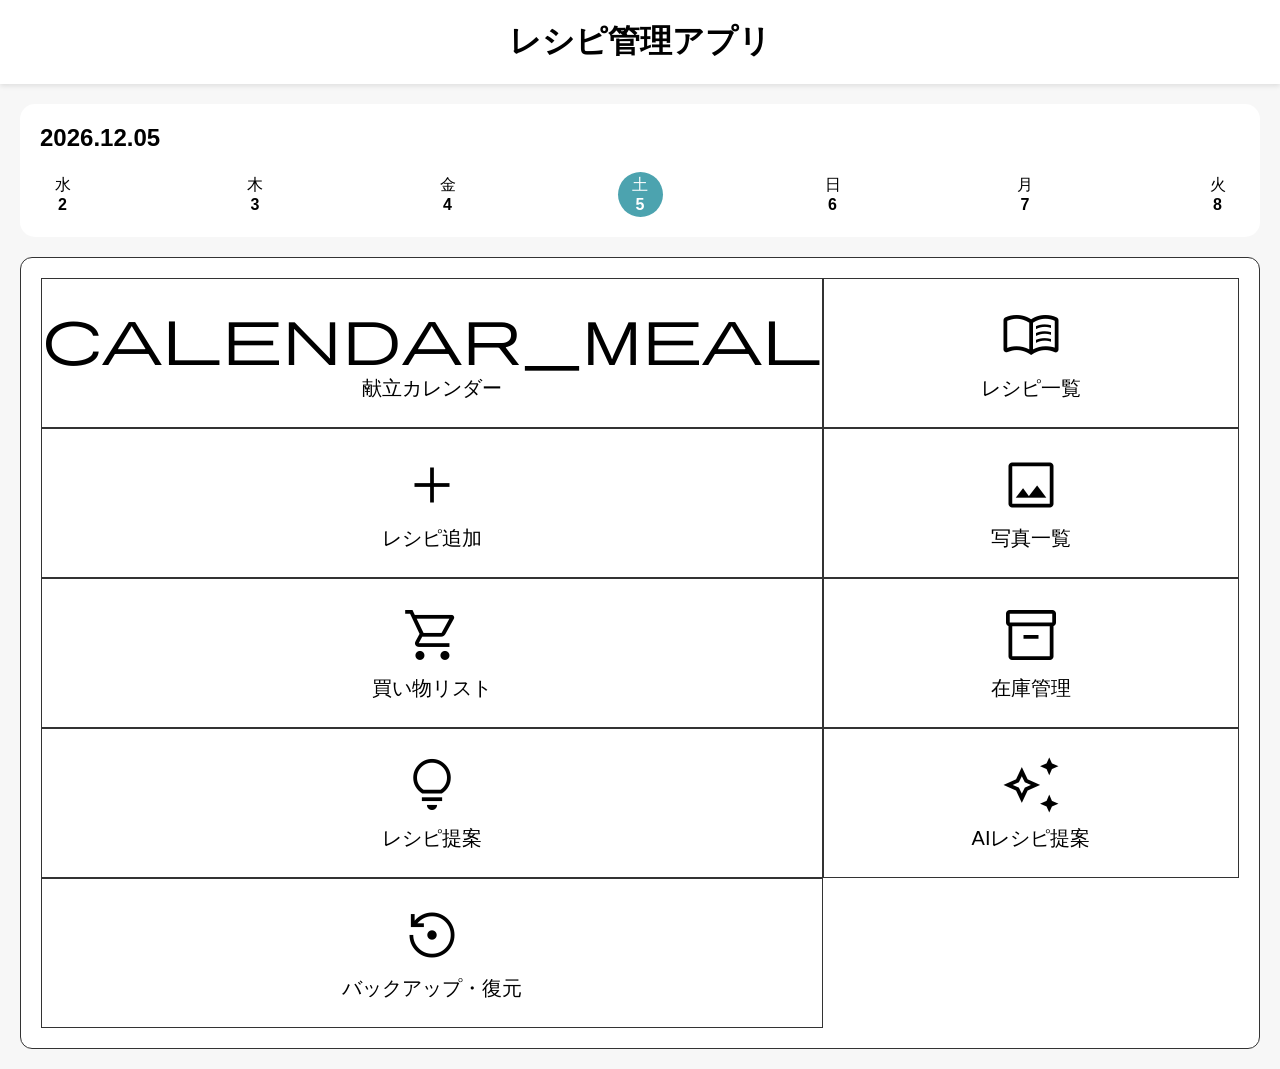
<file: index.html>
<!DOCTYPE html>
<html lang="ja">

<head>
    <meta charset="UTF-8">
    <meta name="viewport" content="width=device-width, initial-scale=1.0">
    <title>レシピ管理アプリ</title>
    <link rel="stylesheet" href="https://fonts.googleapis.com/css2?family=Material+Symbols+Outlined" />
    <link rel="stylesheet" href="css/style.css">
</head>

<body>

    <header>
        <h1>レシピ管理アプリ</h1>
    </header>

    <section class="calendar">

        <h2 id="todayText"></h2>

        <div class="week" id="weekCalendar"></div>
    </section>

    <main>

        <button class="menuButton" id="mealListButton">
            <span class="material-symbols-outlined">
                calendar_meal
            </span>
            <br>
            献立カレンダー
        </button>

        <button class="menuButton" id="recipeListButton">
            <span class="material-symbols-outlined">
                menu_book
            </span>
            <br>
            レシピ一覧
        </button>

        <button class="menuButton" id="recipeAddButton">
            <span class="material-symbols-outlined">
                add
            </span>
            <br>
            レシピ追加
        </button>

        <button class="menuButton" id="photoListButton">
            <span class="material-symbols-outlined">
                photo
            </span>
            <br>
            写真一覧
        </button>

        <button class="menuButton" id="shoppingListButton">
            <span class="material-symbols-outlined">
                shopping_cart
            </span>
            <br>
            買い物リスト
        </button>

        <button class="menuButton" id="stockListButton">
            <span class="material-symbols-outlined">
                inventory_2
            </span>
            <br>
            在庫管理
        </button>

        <button class="menuButton" id="recipeSuggestButton">
            <span class="material-symbols-outlined">
                lightbulb
            </span>
            <br>
            レシピ提案
        </button>

        <button class="menuButton" id="aiRecipeButton">
            <span class="material-symbols-outlined">
                auto_awesome
            </span>
            <br>
            AIレシピ提案
        </button>

        <button class="menuButton" id="backupButton">
            <span class="material-symbols-outlined">
                settings_backup_restore
            </span>
            <br>
            バックアップ・復元
        </button>



    </main>

    <script src="js/script.js"></script>

</body>

</html>
</file>
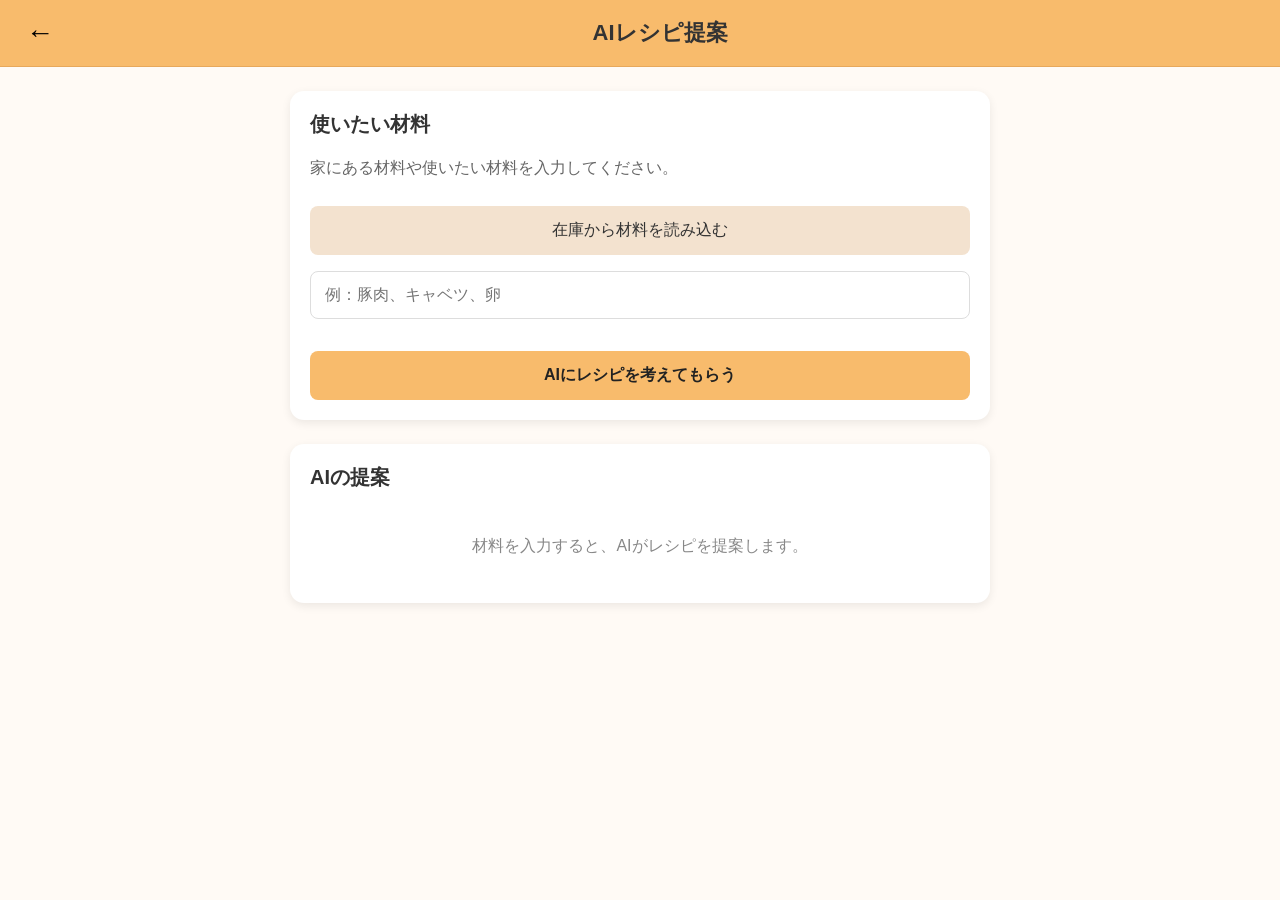
<file: ai-recipe.html>
<!DOCTYPE html>
<html lang="ja">
<head>
  <meta charset="UTF-8">
  <meta name="viewport" content="width=device-width, initial-scale=1.0">

  <title>AIレシピ提案</title>

  <link rel="stylesheet" href="css/ai-recipe.css">
</head>

<body>

  <header class="page-header">
    <button
      type="button"
      class="back-button"
      onclick="history.back()"
      aria-label="戻る"
    >
      ←
    </button>

    <h1>AIレシピ提案</h1>
  </header>


  <main class="container">

    <!-- 材料入力 -->
    <section class="input-section">

      <h2>使いたい材料</h2>

      <p class="description">
        家にある材料や使いたい材料を入力してください。
      </p>


      <!-- 在庫から読み込み -->
      <button
        type="button"
        id="loadStockButton"
        class="stock-button"
      >
        在庫から材料を読み込む
      </button>


      <!-- 材料入力 -->
      <div class="ingredient-input-area">

        <input
          type="text"
          id="ingredientInput"
          placeholder="例：豚肉、キャベツ、卵"
        >

      </div>


      <!-- 読み込んだ材料 -->
      <div id="ingredientList" class="ingredient-list"></div>


      <!-- AIに提案してもらう -->
      <button
        type="button"
        id="generateButton"
        class="generate-button"
      >
        AIにレシピを考えてもらう
      </button>

    </section>


    <!-- AI回答 -->
    <section class="result-section">

      <h2>AIの提案</h2>

      <div id="loadingMessage" class="loading-message" hidden>
        レシピを考えています...
      </div>

      <div id="aiResult" class="ai-result">

        <p class="empty-message">
          材料を入力すると、AIがレシピを提案します。
        </p>

      </div>

        <!-- 献立追加フォーム -->
        <div id="aiMealPlanForm" style="display: none;">

            <label for="aiMealPlanDate">日付</label>
            <input type="date" id="aiMealPlanDate">

            <label for="aiMealPlanType">時間帯</label>
            <select id="aiMealPlanType">
                <option value="朝食">朝食</option>
                <option value="昼食">昼食</option>
                <option value="夕食">夕食</option>
            </select>

            <button type="button" id="confirmAiMealPlanButton">
                献立に追加する
            </button>

        </div>

    </section>

  </main>


  <script src="js/ai-recipe.js"></script>

</body>
</html>
</file>
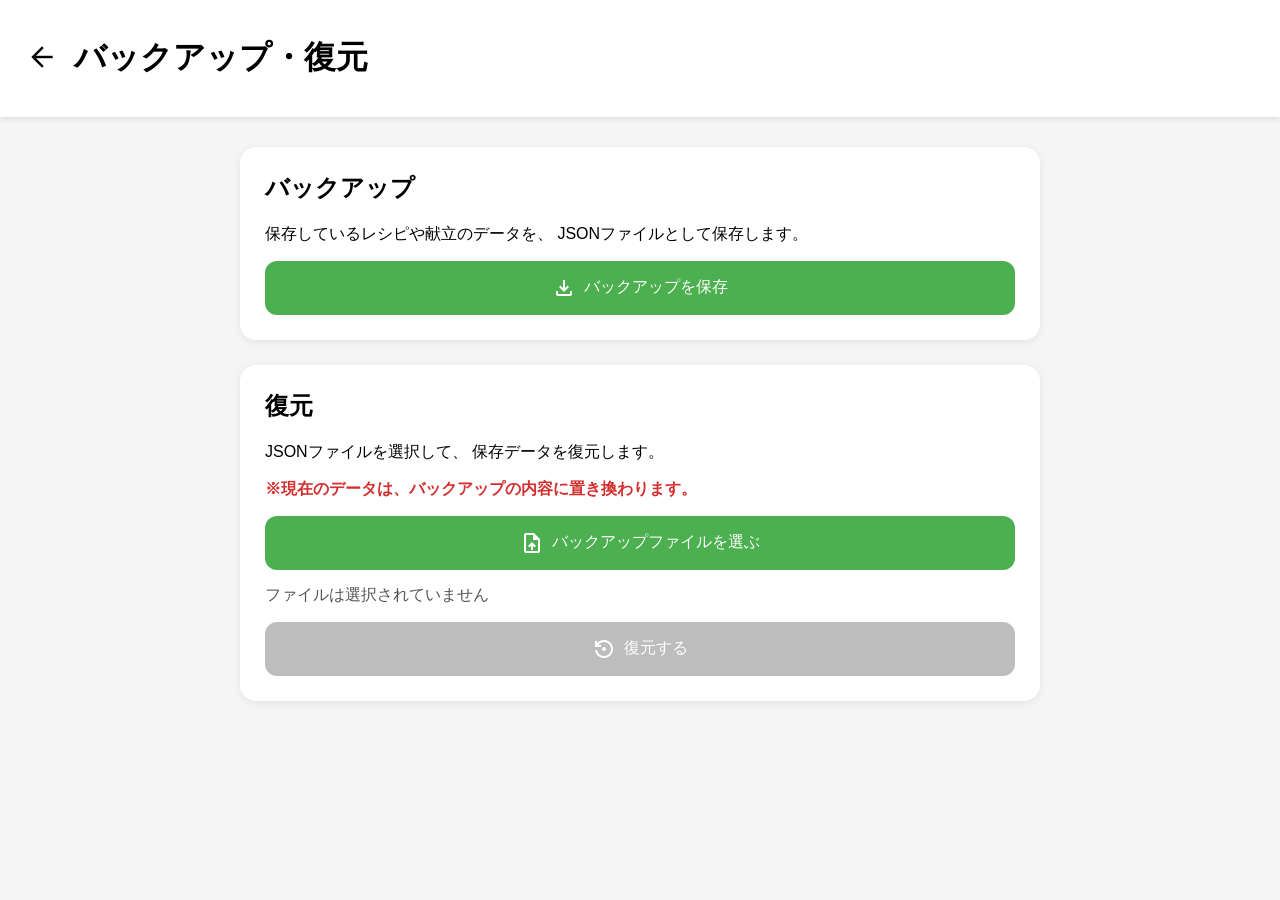
<file: backup.html>
<!DOCTYPE html>
<html lang="ja">

<head>
    <meta charset="UTF-8">
    <meta name="viewport" content="width=device-width, initial-scale=1.0">

    <title>バックアップ・復元</title>

    <link rel="stylesheet" href="css/backup.css">

    <link
        href="https://fonts.googleapis.com/css2?family=Material+Symbols+Outlined"
        rel="stylesheet"
    >
</head>

<body>

    <header class="pageHeader">
        <button id="backButton" class="backButton">
            <span class="material-symbols-outlined">
                arrow_back
            </span>
        </button>

        <h1>バックアップ・復元</h1>
    </header>

    <main class="backupMain">

        <section class="backupSection">
            <h2>バックアップ</h2>

            <p>
                保存しているレシピや献立のデータを、
                JSONファイルとして保存します。
            </p>

            <button id="exportButton" class="actionButton">
                <span class="material-symbols-outlined">
                    download
                </span>

                バックアップを保存
            </button>
        </section>

        <section class="backupSection">
            <h2>復元</h2>

            <p>
                JSONファイルを選択して、
                保存データを復元します。
            </p>

            <p class="warningText">
                ※現在のデータは、バックアップの内容に置き換わります。
            </p>

            <input
                type="file"
                id="restoreFileInput"
                accept=".json,application/json"
                hidden
            >

            <button id="selectFileButton" class="actionButton">
                <span class="material-symbols-outlined">
                    upload_file
                </span>

                バックアップファイルを選ぶ
            </button>

            <p id="selectedFileName" class="selectedFileName">
                ファイルは選択されていません
            </p>

            <button
                id="restoreButton"
                class="actionButton restoreButton"
                disabled
            >
                <span class="material-symbols-outlined">
                    settings_backup_restore
                </span>

                復元する
            </button>
        </section>

        <p id="messageText" class="messageText"></p>

    </main>

    <script src="js/backup.js"></script>

</body>

</html>
</file>
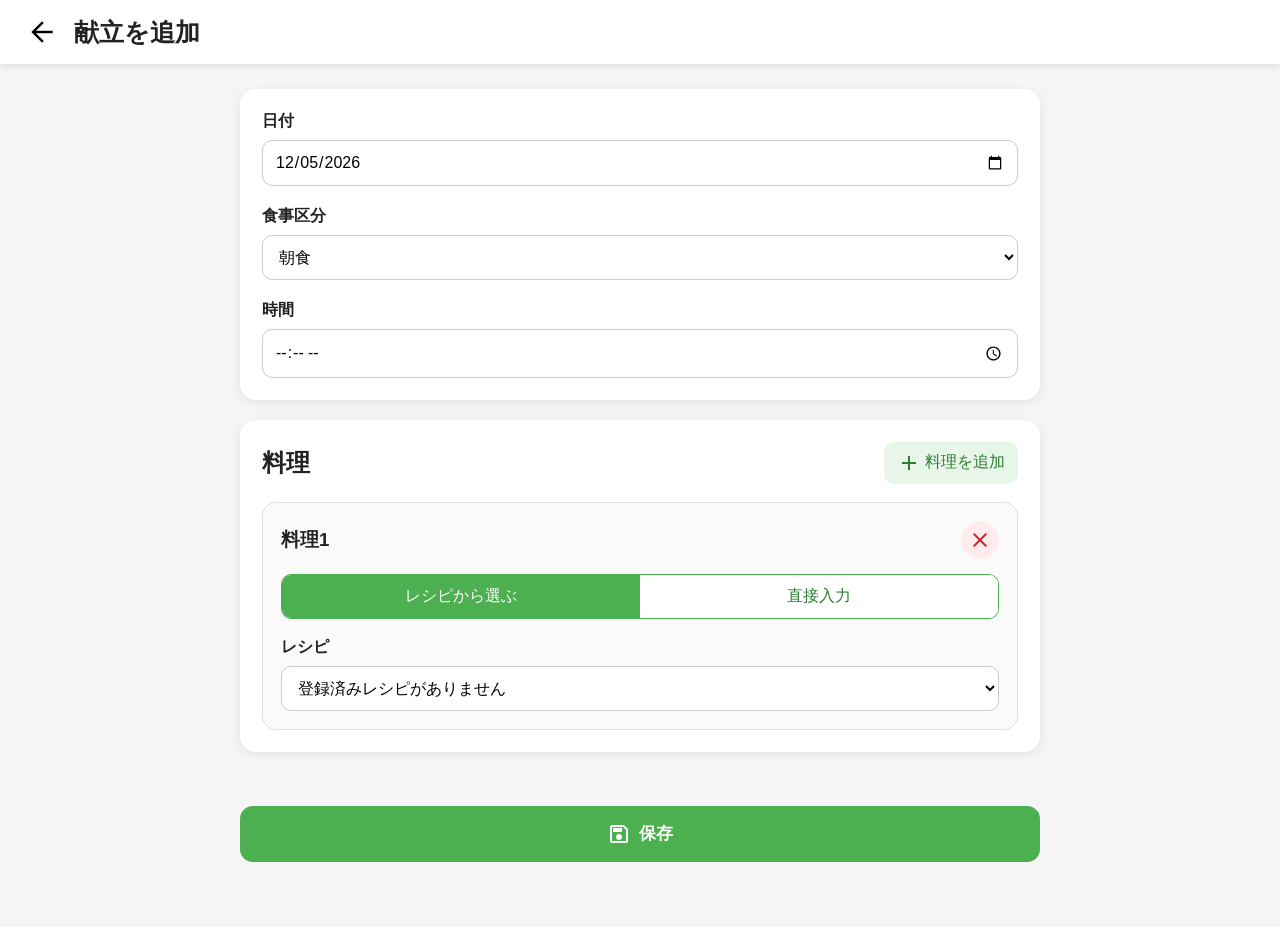
<file: meal-edit.html>
<!DOCTYPE html>
<html lang="ja">

<head>
    <meta charset="UTF-8">
    <meta
        name="viewport"
        content="width=device-width, initial-scale=1.0"
    >

    <title>献立追加・編集</title>

    <link
        rel="stylesheet"
        href="css/meal-edit.css"
    >

    <link
        href="https://fonts.googleapis.com/css2?family=Material+Symbols+Outlined"
        rel="stylesheet"
    >
</head>

<body>

    <header class="pageHeader">
        <button
            id="backButton"
            class="backButton"
            type="button"
        >
            <span class="material-symbols-outlined">
                arrow_back
            </span>
        </button>

        <h1 id="pageTitle">献立を追加</h1>
    </header>

    <main class="mealEditMain">

        <form id="mealForm">

            <section class="formSection">

                <div class="formGroup">
                    <label for="mealDate">
                        日付
                    </label>

                    <input
                        type="date"
                        id="mealDate"
                        required
                    >
                </div>

                <div class="formGroup">
                    <label for="mealType">
                        食事区分
                    </label>

                    <select
                        id="mealType"
                        required
                    >
                        <option value="朝食">
                            朝食
                        </option>

                        <option value="昼食">
                            昼食
                        </option>

                        <option value="夕食">
                            夕食
                        </option>

                        <option value="間食">
                            間食
                        </option>

                        <option value="その他">
                            その他
                        </option>
                    </select>
                </div>

                <div class="formGroup">
                    <label for="mealTime">
                        時間
                    </label>

                    <input
                        type="time"
                        id="mealTime"
                    >
                </div>

            </section>

            <section class="formSection">

                <div class="sectionTitleArea">
                    <h2>料理</h2>

                    <button
                        id="addFoodButton"
                        class="addFoodButton"
                        type="button"
                    >
                        <span class="material-symbols-outlined">
                            add
                        </span>

                        料理を追加
                    </button>
                </div>

                <div id="foodContainer"></div>

            </section>

            <p
                id="messageText"
                class="messageText"
            ></p>

            <button
                id="saveButton"
                class="saveButton"
                type="submit"
            >
                <span class="material-symbols-outlined">
                    save
                </span>

                保存
            </button>

        </form>

    </main>

    <template id="foodItemTemplate">

        <div class="foodCard">

            <div class="foodCardHeader">

                <h3 class="foodNumber">
                    料理
                </h3>

                <button
                    class="removeFoodButton"
                    type="button"
                >
                    <span class="material-symbols-outlined">
                        close
                    </span>
                </button>

            </div>

            <div class="foodTypeTabs">

                <button
                    class="foodTypeButton active"
                    data-type="recipe"
                    type="button"
                >
                    レシピから選ぶ
                </button>

                <button
                    class="foodTypeButton"
                    data-type="custom"
                    type="button"
                >
                    直接入力
                </button>

            </div>

            <div class="recipeFoodArea">

                <label>
                    レシピ
                </label>

                <select class="recipeSelect">
                    <option value="">
                        レシピを選択してください
                    </option>
                </select>

            </div>

            <div
                class="customFoodArea"
                hidden
            >

                <label>
                    料理名
                </label>

                <input
                    type="text"
                    class="customFoodInput"
                    placeholder="例：コンビニのおにぎり"
                >

            </div>

        </div>

    </template>

    <script src="js/meal-edit.js"></script>

</body>

</html>
</file>
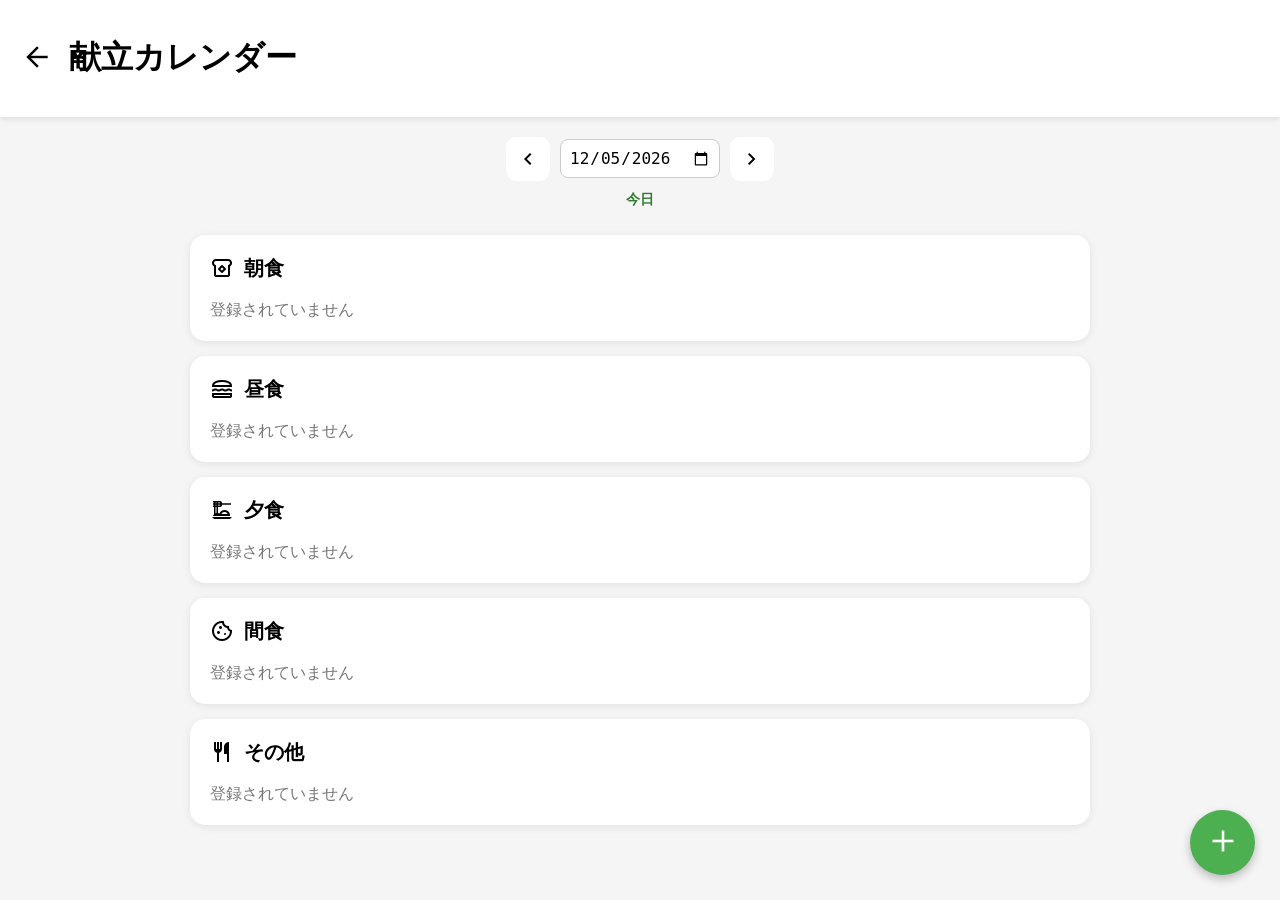
<file: meal-list.html>
<!DOCTYPE html>
<html lang="ja">

<head>
    <meta charset="UTF-8">
    <meta name="viewport" content="width=device-width, initial-scale=1.0">
    <title>献立カレンダー</title>

    <link rel="stylesheet" href="css/meal-list.css">

    <link
        href="https://fonts.googleapis.com/css2?family=Material+Symbols+Outlined"
        rel="stylesheet">
</head>

<body>

    <header class="pageHeader">

        <button id="backButton" class="backButton">
            <span class="material-symbols-outlined">
                arrow_back
            </span>
        </button>

        <h1>献立カレンダー</h1>

    </header>

    <main>

        <div class="dateArea">

            <button id="prevDateButton">
                <span class="material-symbols-outlined">
                    chevron_left
                </span>
            </button>

            <input
                type="date"
                id="mealDate">

            <button id="nextDateButton">
                <span class="material-symbols-outlined">
                    chevron_right
                </span>
            </button>

        </div>
        <p id="todayLabel" class="todayLabel"></p>

        <div id="mealListContainer">

        </div>

        <button
            id="addMealButton"
            class="floatingButton">

            <span class="material-symbols-outlined">
                add
            </span>

        </button>

    </main>

    <script src="js/meal-list.js"></script>

</body>

</html>
</file>
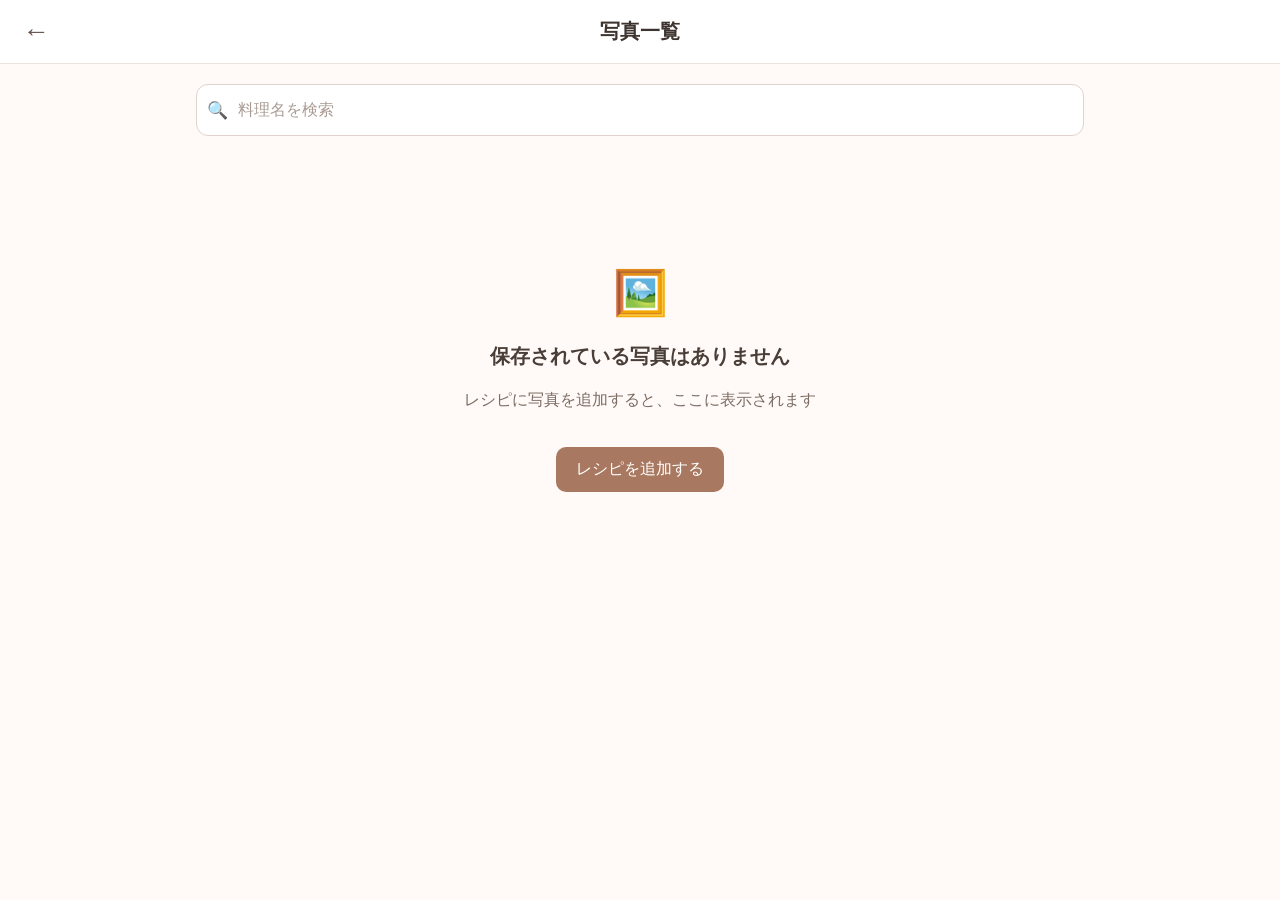
<file: photo-list.html>
<!DOCTYPE html>
<html lang="ja">
<head>
    <meta charset="UTF-8">

    <meta
        name="viewport"
        content="width=device-width, initial-scale=1.0"
    >

    <title>写真一覧</title>

    <link
        rel="stylesheet" href="css/photo-list.css"
    >
</head>

<body>
    <header class="page-header">
        <a 
            href="index.html"
            class="back-button"
            aria-label="ホームに戻る"
        >
            ←
        </a>

        <h1>写真一覧</h1>

        <div class="header-space"></div>
    </header>

    <main class="photo-list-main">
        <!--検索-->
        <div class="search-area">
            <span
                class="search-icon"
                aria-hidden="true"
            >
                🔍
            </span>

            <input
                type="search"
                id="photo-search"
                class="search-input"
                placeholder="料理名を検索"
                autocomplete="off"
            >
            
            <button
                type="button"
                id="clear-search-button"
                class="clear-search-button"
                aria-label="検索文字を消す"
                >
                    ×
            </button>
        </div>

        <!--写真件数-->
        <p
            id="photo-count"
            class="photo-count"
        ></p>

        <!--写真一覧-->
        <div
            id="photo-grid"
            class="photo-grid"
        ></div>

        <!--写真が１枚もない場合-->
        <section
            id="empty-message"
            class="empty-message"
            hidden
        >
            <p class="empty-icon">🖼️</p>
            <h2>保存されている写真はありません</h2>
            <p>レシピに写真を追加すると、ここに表示されます</p>
            <a
                href="recipeAdd.html"
                class="add-recipe-link"
            >
                レシピを追加する
            </a>
        </section>

        <!--検索結果がない場合-->
        <section
            id="no-result-message"
            class="empty-message"
            hidden
        >
            <p class="empty-icon">🔍</p>
            <h2>写真が見つかりませんでした</h2>
            <p>別の料理名で検索してください</p>
        </section>
    </main>

    <script src="js/photo-list.js"></script>
</body>
</html>
</file>
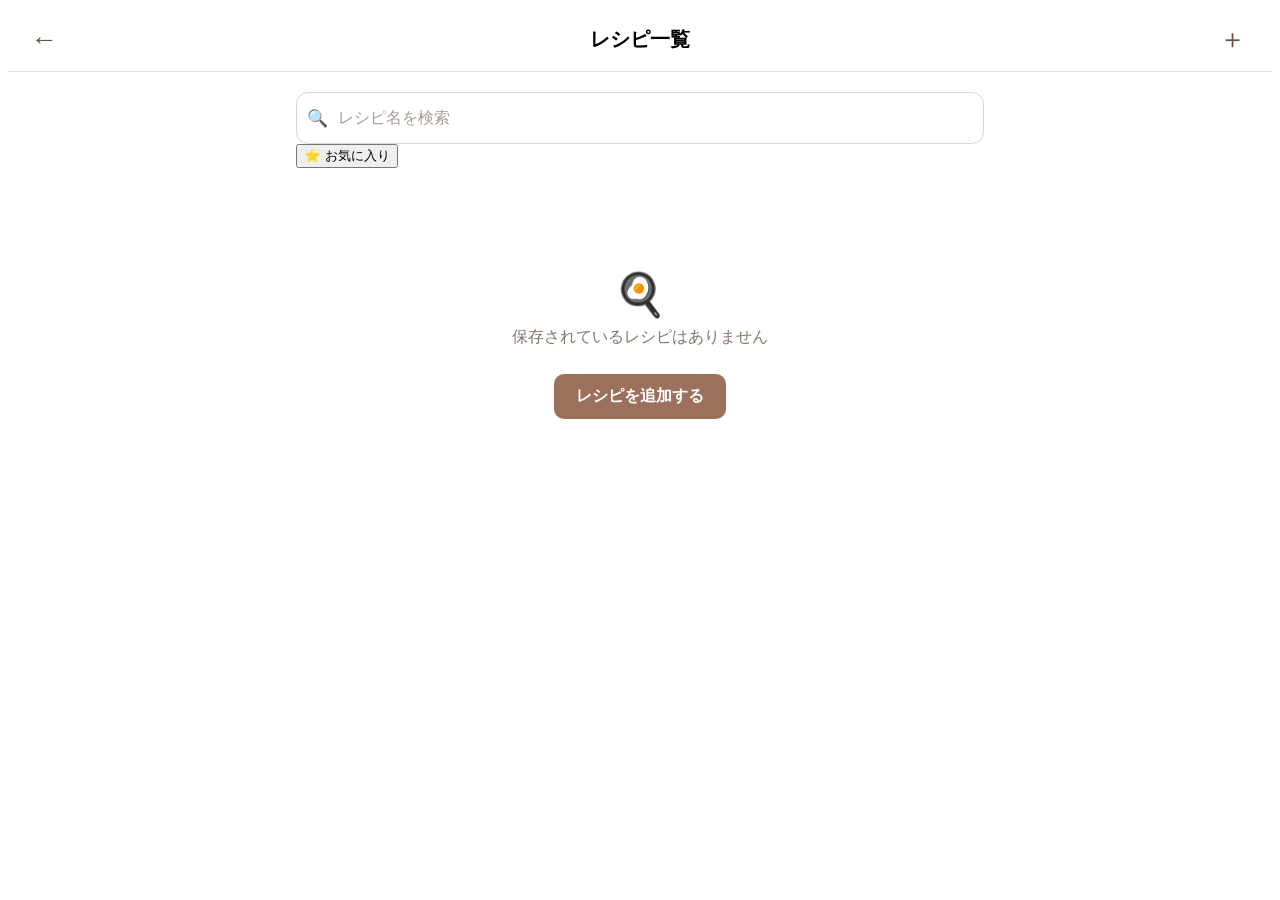
<file: recipe-list.html>
<!DOCTYPE html>
<html lang=""ja>
<head>
    <meta charset="UTF-8">

    <meta
        name="viewport"
        content="width=device-width, initial-scale=1.0"
    >

    <title>レシピ一覧</title>

    <link rel="stylesheet" href="css/recipe-list.css">
</head>

<body>
    <header class="page-header">
        <a href="index.html" class="back-button" aria-label="ホームに戻る">
            ←
        </a>

        <h1>レシピ一覧</h1>

        <a href="recipe-add.html" class="add-button" aria-label="レシピを追加">
            ＋
        </a>
    </header>

    <main class="recipe-list-main">
        <!--検索欄-->
        <div class="search-area">
            <span class="search-icon">🔍</span>

            <input
                type="search"
                id="recipe-search"
                class="search-input"
                placeholder="レシピ名を検索"
                autocomplete="off"
            >

            <button
                type="button"
                id="clear-search-button"
                class="clear-search-button"
                aria-label="検索文字を消す"
            >
                ×
            </button>
        </div>

        <button id="favoriteFilterButton" type="button">
            ⭐ お気に入り
        </button>

        <!--保存件数-->
        <p id="recipe-count" class="recipee-count"></p>

        <!--レシピ一覧-->
        <div id="recipe-list" class="recipe-list"></div>

        <!--レシピがない場合-->
        <div id="empty-message" class="empty-message" hidden>
            <p class="empty-icon">🍳</p>
            <p>保存されているレシピはありません</p>

            <a href="recipeAdd.html" class="empty-add-link">
                レシピを追加する
            </a>
        </div>

        <!-- 検索結果がない場合 -->
        <div id="no-result-message" class="empty-message" hidden>
            <p class="empty-icon">🔍</p>
            <p>該当するレシピが見つかりませんでした</p>
        </div>
    </main>

    <script src="js/recipe-list.js"></script>
</body>
</html>
</file>
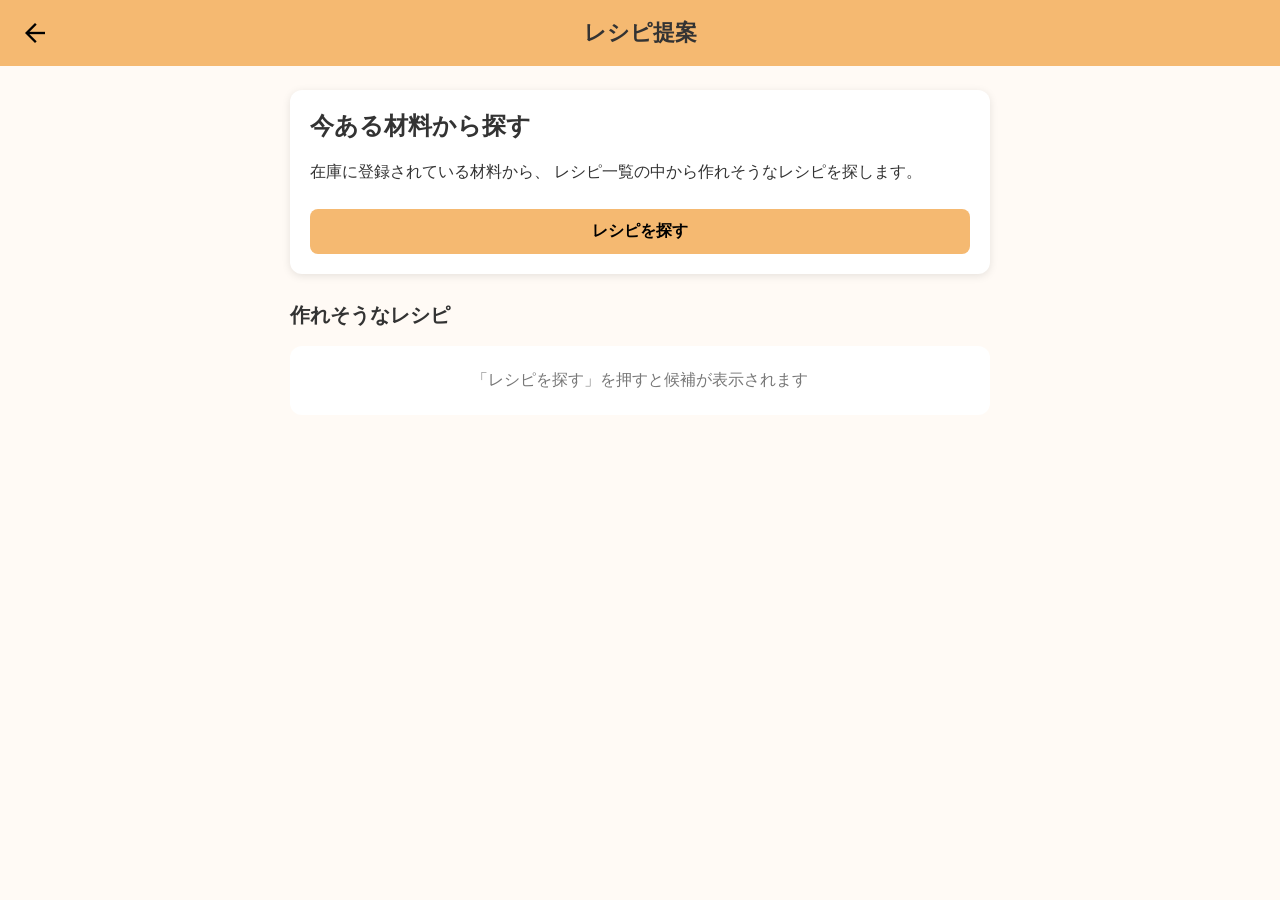
<file: recipe-suggest.html>
<!DOCTYPE html>
<html lang="ja">

<head>
    <meta charset="UTF-8">
    <meta name="viewport" content="width=device-width, initial-scale=1.0">

    <title>レシピ提案</title>

    <link
        href="https://fonts.googleapis.com/css2?family=Material+Symbols+Outlined"
        rel="stylesheet"
    >

    <link rel="stylesheet" href="css/recipe-suggest.css">
</head>

<body>

    <header class="pageHeader">

        <button type="button" id="backButton" class="backButton">
            <span class="material-symbols-outlined">
                arrow_back
            </span>
        </button>

        <h1>レシピ提案</h1>

    </header>

    <main>

        <section class="suggestIntro">
            <h2>今ある材料から探す</h2>

            <p>
                在庫に登録されている材料から、
                レシピ一覧の中から作れそうなレシピを探します。
            </p>

            <button type="button" id="suggestButton">
                レシピを探す
            </button>
        </section>


        <section class="suggestResult">

            <h2>作れそうなレシピ</h2>

            <p id="emptyMessage">
                「レシピを探す」を押すと候補が表示されます
            </p>

            <div id="suggestList"></div>

        </section>

    </main>

    <script src="js/recipe-suggest.js"></script>

</body>

</html>
</file>
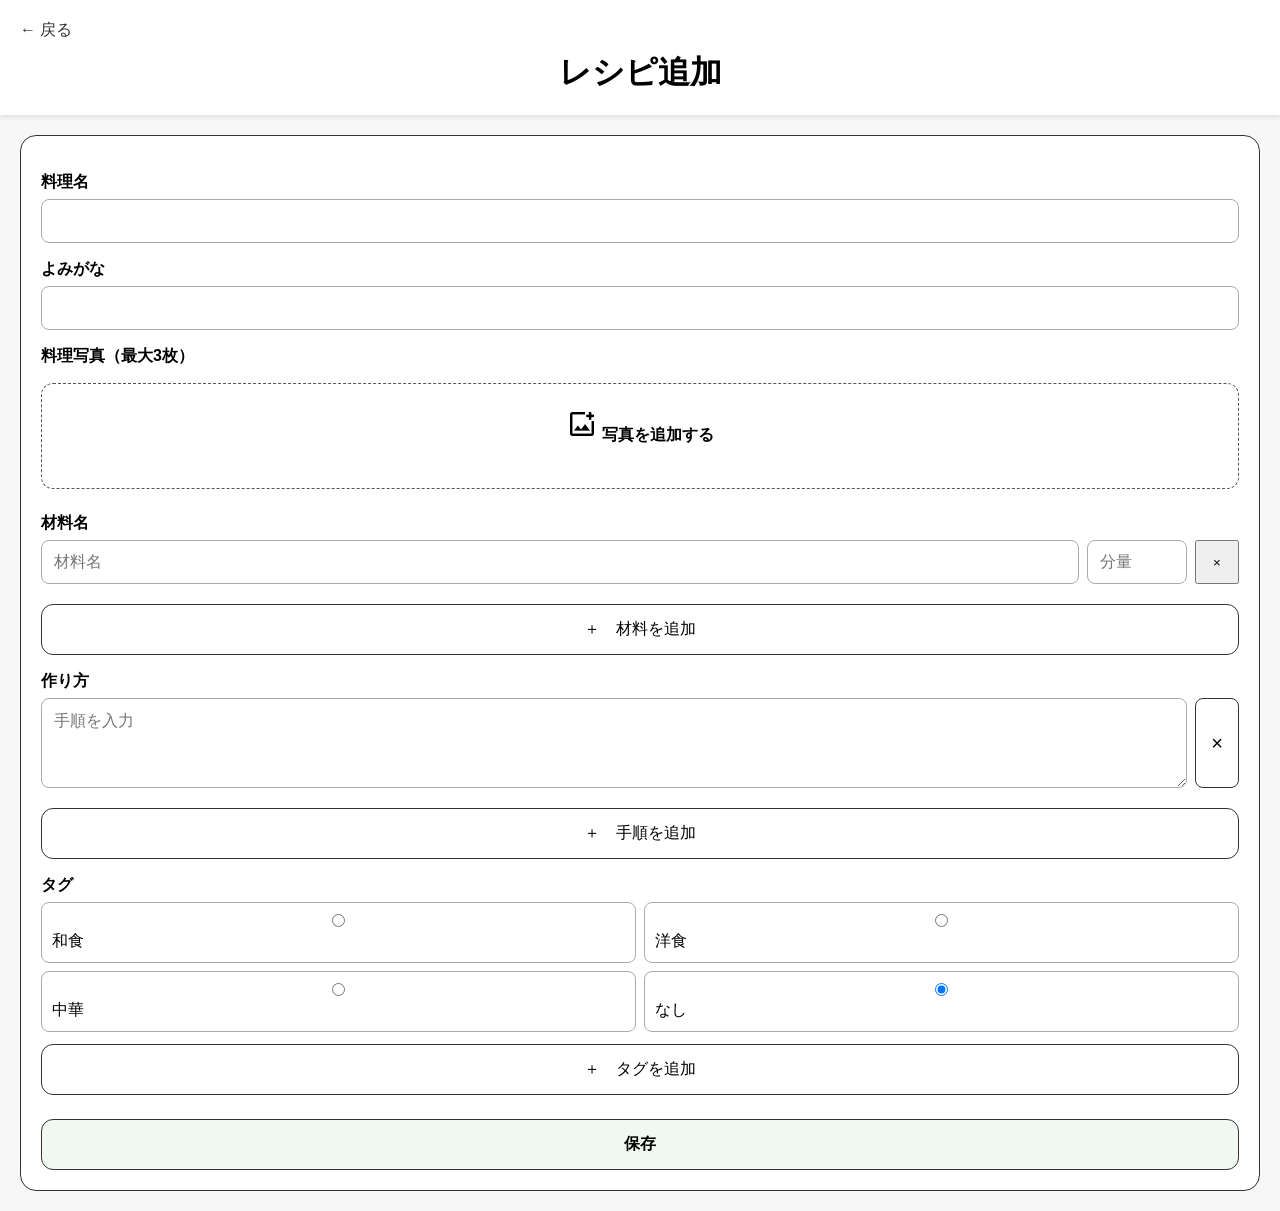
<file: recipeAdd.html>
<!DOCTYPE html>
<html lang="ja">

<head>
    <meta charset="UTF-8">
    <meta name="viewport" content="width=device-width, initial-scale=1.0">
    <title>レシピ追加</title>

    <link rel="stylesheet"
        href="https://fonts.googleapis.com/css2?family=Material+Symbols+Outlined"/>

    <link rel="stylesheet" href="css/style.css">
</head>

<body>

    <header>
        <a href="index.html" class="backButton">← 戻る</a>
        <h1>レシピ追加</h1>
    </header>

    <main class="addPage">

        <section class="formCard">

            <label>料理名</label>
            <input type="text" id="recipeTitle">
            <label for = "recipeTitleKana">よみがな</label>
            <input type="text" id="recipeTitleKana">

            <label>料理写真（最大3枚）</label>
            <label class="imageUploadBox">
                <span class="material-symbols-outlined">add_photo_alternate</span>
                <span>写真を追加する</span>
                <input type="file" id="recipeImage" accept="image/*" multiple>
            </label>

            <div id="imagePreviewArea" class="imagePreviewArea"></div>

            <label>材料名</label>
            
            <div id="ingredientsArea">
                <div class="ingredientRow">
                    <input type="text" class="ingredientName" placeholder="材料名">
                    <input type="text" class="ingredientAmount" placeholder="分量">
                    <button type="button"class="removeIngredientButton">×</button>
                </div>
            </div>
            
            <button type="button" id="addIngredientButton" class="smallButton">
                ＋　材料を追加
            </button>

            <label>作り方</label>

            <div id="stepsArea">
                <div class="stepRow">
                    <textarea class="stepInput" placeholder="手順を入力"></textarea>
                    <button type="button" class="deleteButton">×</button>
                </div>
            </div> 

            <button type="button" id="addStepButton" class="smallButton">
                ＋　手順を追加
            </button>

            <label>タグ</label>
            <div class="tagArea">
                <label><input type="radio" name="tag" value="和食">和食</label>
                <label><input type="radio" name="tag" value="洋食">洋食</label>
                <label><input type="radio" name="tag" value="中華">中華</label>
                <label><input type="radio" name="tag" value="なし" checked> なし</label>
            </div>

            <button type="button" id="addTagButton" class="smallButton">
                ＋　タグを追加
            </button>

            <button type"button" id="saveRecipeButton" class="saveButton">
                保存
            </button>

        </section>

    </main>

    <script src="js/recipeAdd.js"></script>

</body>

</html>
</file>
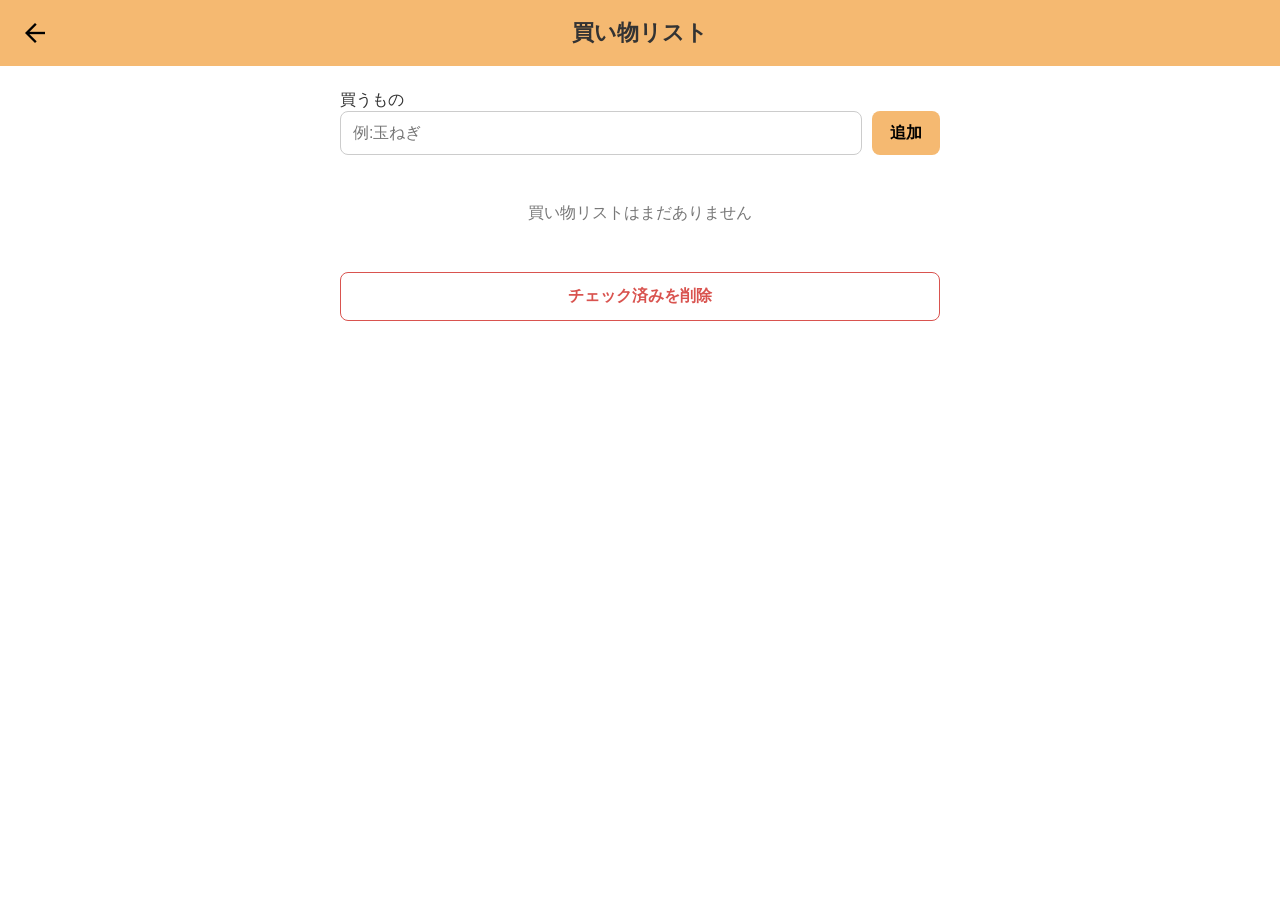
<file: shopping-list.html>
<!DOCTYPE html>
<html lang="ja">

<head>
    <meta charset="UTF-8">
    <meta name="viewport" content="width=device-width, initial-scale">

    <title>買い物リスト</title>

    <link rel="stylesheet"
        href="https://fonts.googleapis.com/css2?family=Material+Symbols+Outlined">

    <link rel="stylesheet" href="css/shopping-list.css">
</head>

<body>

    <header class="pageHeader">
        <button type="button" id="backButton" class="backButton">
            <span class="material-symbols-outlined">
                arrow_back
            </span>
        </button>

        <h1>買い物リスト</h1>
    </header>

    <main>

        <section class="addSection">

            <label for="itemInput">買うもの</label>

            <div class="inputArea">
                <input
                    type="text" id="itemInput"
                    placeholder="例:玉ねぎ" autocomplete="off"
                >

                <button type="button" id="addButton">
                    追加
                </button>
            </div>
        </section>
        
        <section class="shoppingSection">

            <p id="emptyMessage">
                買い物リストはまだありません
            </p>

            <ul id="shoppingList"></ul>

        </section>

        <button
            type="button" id="deleteCheckedButton"
            class="deleteCheckedButton"
        >
            チェック済みを削除 
        </button>
    </main>

    <script src="js/shopping-list.js"></script>

</body>

</html>
</file>
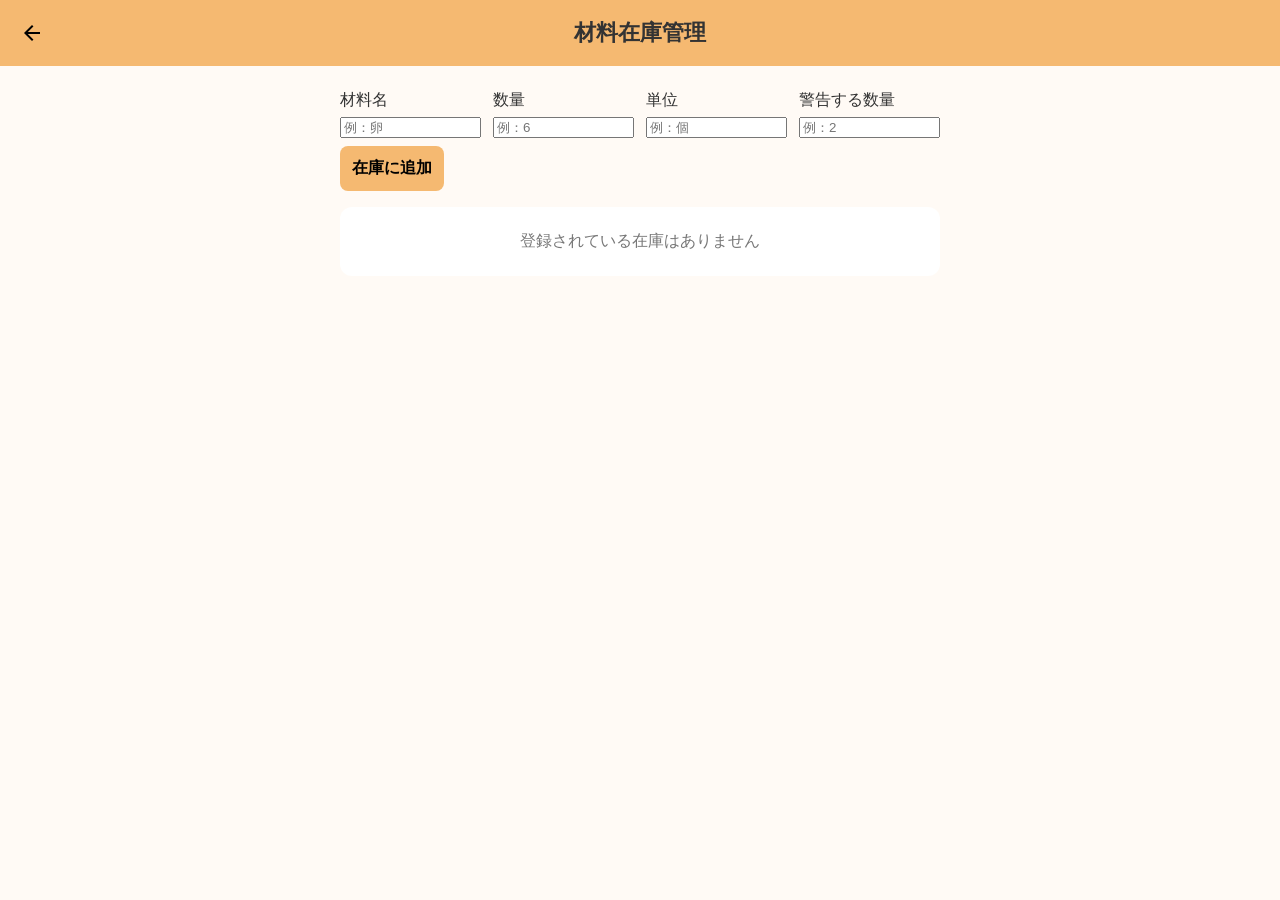
<file: stock-list.html>
<!DOCTYPE html>
<html lang="ja">

<head>
    <meta charset="UTF-8">
    <meta name="viewport" content="width=device-width, initial-scale=1.0">

    <title>材料在庫管理</title>

    <link
        href="https://fonts.googleapis.com/css2?family=Material+Symbols+Outlined"
        rel="stylesheet"
    >

    <link rel="stylesheet" href="css/stock-list.css">
</head>

<body>
    <header class="pageHeader">

        <button type="button" id="backButton" class="backButton">
            <span class="material-symbols-outlined">
                arrow_back
            </span>
        </button>

        <h1>材料在庫管理</h1>

    </header>

    <main>
        <section class="addSection">
            <div class="stockInputRow">

                <div class="stockInputGroup">
                    <label for="stockNameInput">材料名</label>
                    <input
                        type="text"
                        id="stockNameInput"
                        placeholder="例：卵"
                    >
                </div>

                <div class="stockInputGroup">
                    <label for="stockQuantityInput">数量</label>
                    <input
                        type="number"
                        id="stockQuantityInput"
                        min="0"
                        step="1"
                        placeholder="例：6"
                    >
                </div>

                <div class="stockInputGroup">
                    <label for="stockUnitInput">単位</label>
                    <input
                        type="text"
                        id="stockUnitInput"
                        placeholder="例：個"    
                    >
                </div>

                <div class="stockInputGroup">
                    <label for="stockAlertInput">警告する数量</label>
                    <input
                        type="number"
                        id="stockAlertInput"
                        min="0"
                        step="1"
                        placeholder="例：2"
                    >
                </div>
            </div>

            <button type="button" id="addStockButton">
                在庫に追加
            </button>

        </section>

        <seciton class="stockSection">
            <p id="emptyMessage">
                登録されている在庫はありません
            </p>

            <ul id="stockList"></ul>
        </seciton>

    </main>

    <script src="js/stock-list.js"></script>

</body>

</html>
</file>
<file: css/style.css>
/* =========================
   全体設定
========================= */
*{
    margin: 0;
    padding: 0;
    box-sizing: border-box;
}

body{
    background: #f7f7f7;
    font-family: sans-serif;
}

/* =========================
   ヘッダー
========================= */
header{
    background: white;
    padding: 20px;
    text-align: center;
    box-shadow: 0 2px 5px rgba(0,0,0,0.1);
}

/* =========================
   ホーム画面：カレンダー
========================= */
.calendar{
    margin:20px;
    background: white;
    border-radius: 15px;
    padding: 20px;
}

.week{
    display: flex;
    justify-content: space-between;
    margin-top: 20px;
}

.week div{
    width: 45px;
    height: 45px;

    border-radius: 50%;

    display: flex;

    flex-direction: column;

    justify-content: center;

    align-items: center;
}

.today{
    background: #4ca3af;
    color:white;
}

/* =========================
   ホーム画面：メニューボタン
========================= */
main{
    display: grid;
    grid-template-columns: 1fr 1fr;
    padding: 20px;
    gap: 0;
    border: 1px solid #333;
    border-radius: 12px;
    overflow: hidden;
    margin: 20px;
    background: white;
}

.menuButton{
    height: 150px;
    border: 1px solid #333;
    border-radius: 0;
    background: white;
    font-size: 20px;
    box-shadow: none;
}

.menuButton:hover{
    transform: none;
    background: #f3f8f3;
}

.menuButton:active{
    transform: scale(0.98);
}
.material-symbols-outlined{
    font-size: 60px;
    margin-bottom: 10px;
}

/* =========================
   レシピ追加画面：全体
========================= */
.backButton{
    display: block;
    text-align: left;
    color: #333;
    text-decoration: none;
    font-size: 16px;
    margin-bottom: 10px;
}

.addPage{
    display: block;
    margin: 20px;
    padding: 0;
    border: none;
    background: transparent;
}

.formCard{
    background: white;
    border: 1px solid #333;
    border-radius: 16px;
    padding: 20px;
}

.formCard label{
    display: block;
    font-weight: bold;  
    margin-top: 16px;
    margin-bottom: 6px;
}

.formCard input,
.formCard textarea{
    width: 100%;
    padding: 12px;
    font-size: 16px;
    border: 1px solid #aaa;
    border-radius: 8px;
    box-sizing: border-box;
}

/* =========================
   レシピ追加画面：写真
========================= */
.imageUploadBox{
    border: 1px dashed #555;
    border-radius: 12px;
    padding: 24px;
    text-align: center;
    cursor: pointer;
}

.imageUploadBox input{
    display: none;
}

.imageUploadBox .material-symbols-outlined{
    font-size: 32px;
    margin-bottom: 24px;
}

/* =========================
   写真カルーセル
========================= */

.imagePreviewArea{
    width: 100%;
    margin-top: 12px;
    margin-bottom: 24px;
}

.imageCarousel{
    position: relative;
    width: 100%;
    max-width: 700px;
    aspect-ratio: 16 / 9;
    margin: 0 auto;
    border: 1px solid #ccc;
    border-radius: 12px;
    overflow: hidden;
    background: #f7f7f7;
}

.imageCarousel img{
    display: block;
    width: 100%;
    height: 100%;
    object-fit: cover;   
}

/* 左右の矢印 */
.imageNavButton{
    position: absolute;
    top: 50%;
    transform: translateY(-50%);

    display: flex;
    justify-content: center;
    align-items: center;
    
    width: 8%;
    height: 54%;
    padding: 0;

    border: none;
    border-radius: 6px;
    background: rgba(255,255,255,0.6);
    
    font-size: 30px;
    line-height: 1;

    cursor: pointer;
    z-index: 5;

    opacity: 0;
    transition: opacity 0.2s, background 0.2s;
}

.imageCarousel:hover .imageNavButton{
    opacity: 1;
}

.imageNavButton:hover{
    background:rgba(255,255,255,0.9);
}

.imagePrevButton{
    left: 10px;
}

.imageNextButton{
    right: 10px;
}

@media(hover: none){
    .imageNavButton{
        opacity: 1;
    }
}

/* 写真削除ボタン */

.imageDeleteButton{
    position: absolute;
    top: 10px;
    right: 10px;
    display: flex;
    justify-content: center;
    align-items: center;
    width: 34px;
    height: 34px;
    padding: 0;
    border: 1px solid #333;
    border-radius: 50%;
    background: rgba(255,255,255,0.9);
    font-size: 20px;
    line-height: 1;
    cursor: pointer;
    z-index: 6;
}

/* 1 / 3 の表示 */

.imageCount{
    position: absolute;
    bottom: 8px;
    right: 12px;
    background: white;
    padding: 4px 10px;
    border-radius: 999px;
    font-size: 14px;
}

/* =========================
   レシピ追加画面：材料
========================= */
.ingredientRow{
    display: grid;
    grid-template-columns: 1fr 100px 44px;
    gap: 8px;
    margin-bottom: 8px;
}

/* =========================
   レシピ追加画面：作り方
========================= */
.stepRow{
    display: grid;
    grid-template-columns: 1fr 44px;
    gap: 8px;
    margin-bottom: 8px;
}

.stepInput{
    min-height: 90px;
}

/* =========================
   レシピ追加画面：タグ
========================= */
.tagArea{
    display: grid;
    grid-template-columns: 1fr 1fr;
    gap: 8px;
}

.tagArea label{
    border: 1px solid #aaa;
    border-radius: 8px;
    padding: 10px;
    margin: 0;
    font-weight: normal;
}

/* =========================
   ボタン共通
========================= */
.smallButton,
.saveButton {
    width: 100%;
    margin-top: 12px;
    padding: 14px;
    font-size: 16px;
    border: 1px solid #333;
    border-radius: 12px;
    background: white;
}

.saveButton {
    margin-top: 24px;
    background: #f1f8f1;
    font-weight: bold;
}

.deleteButton {
    border: 1px solid #333;
    border-radius: 8px;
    background: white;
    font-size: 20px;
    cursor: pointer;
}
</file>
<file: css/ai-recipe.css>
body {
  margin: 0;
  font-family: sans-serif;
  background-color: #fffaf5;
  color: #333;
}

.page-header {
  display: flex;
  align-items: center;
  padding: 16px 20px;
  background-color: #f8bb6c;
  border-bottom: 1px solid #e7a85c;
}

.page-header h1 {
  flex: 1;
  margin: 0;
  text-align: center;
  font-size: 22px;
}

.back-button {
  border: none;
  background: transparent;
  font-size: 28px;
  cursor: pointer;
}

.container {
  max-width: 700px;
  margin: 0 auto;
  padding: 24px 20px 40px;
}

.input-section,
.result-section {
  background-color: #ffffff;
  border-radius: 14px;
  padding: 20px;
  margin-bottom: 24px;
  box-shadow: 0 3px 10px rgba(0, 0, 0, 0.08);
}

.input-section h2,
.result-section h2 {
  margin-top: 0;
  font-size: 20px;
}

.description {
  color: #666;
  line-height: 1.6;
}

.stock-button,
.generate-button {
  width: 100%;
  border: none;
  border-radius: 8px;
  padding: 14px;
  font-size: 16px;
  cursor: pointer;
}

.stock-button {
  margin-top: 10px;
  background-color: #f3e2cf;
  color: #333;
}

.generate-button {
  margin-top: 18px;
  background-color: #f8bb6c;
  color: #222;
  font-weight: bold;
}

.stock-button:hover,
.generate-button:hover {
  opacity: 0.85;
}

.ingredient-input-area {
  margin-top: 16px;
}

#ingredientInput {
  width: 100%;
  box-sizing: border-box;
  padding: 14px;
  border: 1px solid #ddd;
  border-radius: 8px;
  font-size: 16px;
}

#ingredientInput:focus {
  outline: none;
  border-color: #e8a95d;
}

.ingredient-list {
  display: flex;
  flex-wrap: wrap;
  gap: 8px;
  margin-top: 14px;
}

.ingredient-tag {
  padding: 8px 12px;
  background-color: #fff0de;
  border-radius: 20px;
  font-size: 14px;
}

.loading-message {
  padding: 18px;
  text-align: center;
  color: #777;
}

.ai-result {
  line-height: 1.7;
}

.empty-message {
  margin: 0;
  color: #888;
  text-align: center;
  padding: 24px 10px;
}

@media (max-width: 600px) {
  .container {
    padding: 16px;
  }

  .input-section,
  .result-section {
    padding: 16px;
  }

  .page-header h1 {
    font-size: 19px;
  }
}
</file>
<file: css/backup.css>
body {
    margin: 0;
    background: #f5f5f5;
    font-family: sans-serif;
}

.pageHeader {
    display: flex;
    align-items: center;
    gap: 10px;

    background: white;
    padding: 15px 20px;

    box-shadow: 0 2px 6px rgba(0,0,0,.1);
}

.backButton {
    border: none;
    background: none;
    cursor: pointer;
}

.backButton .material-symbols-outlined {
    font-size: 32px;
}

.backupMain {
    max-width: 800px;
    margin: 30px auto;
    padding: 0 20px;
}

.backupSection {
    background: white;

    border-radius: 16px;

    padding: 25px;

    margin-bottom: 25px;

    box-shadow: 0 2px 8px rgba(0,0,0,.08);
}

.backupSection h2{
    margin-top:0;
}

.actionButton{

    width:100%;

    margin-top:15px;

    padding:15px;

    border:none;

    border-radius:12px;

    cursor:pointer;

    font-size:16px;

    display:flex;

    justify-content:center;

    align-items:center;

    gap:8px;

    background:#4CAF50;

    color:white;
}

.actionButton:hover{

    background:#43A047;

}

.restoreButton:disabled{

    background:#bdbdbd;

    cursor:not-allowed;

}

.warningText{

    color:#d32f2f;

    font-weight:bold;

}

.selectedFileName{

    margin-top:15px;

    color:#555;

}

.messageText{

    text-align:center;

    font-weight:bold;

    margin-top:20px;

}

.successMessage {
    color: #2e7d32;
}

.errorMessage {
    color: #d32f2f;
}
</file>
<file: css/meal-edit.css>
body {
    margin: 0;
    background: #f5f5f5;
    font-family: sans-serif;
    color: #222;
}

button,
input,
select {
    font: inherit;
}

.pageHeader {
    display: flex;
    align-items: center;
    gap: 10px;

    padding: 15px 20px;

    background: white;

    box-shadow: 0 2px 6px rgba(0, 0, 0, 0.1);
}

.pageHeader h1 {
    margin: 0;
    font-size: 25px;
}

.backButton {
    display: flex;
    align-items: center;
    justify-content: center;

    border: none;
    background: none;

    cursor: pointer;
}

.backButton .material-symbols-outlined {
    font-size: 32px;
}

.mealEditMain {
    max-width: 800px;
    margin: 25px auto;
    padding: 0 18px 40px;
}

.formSection {
    margin-bottom: 20px;
    padding: 22px;

    background: white;

    border-radius: 16px;

    box-shadow: 0 2px 8px rgba(0, 0, 0, 0.08);
}

.formGroup {
    margin-bottom: 20px;
}

.formGroup:last-child {
    margin-bottom: 0;
}

.formGroup label,
.recipeFoodArea label,
.customFoodArea label {
    display: block;

    margin-bottom: 8px;

    font-weight: bold;
}

.formGroup input,
.formGroup select,
.recipeSelect,
.customFoodInput {
    box-sizing: border-box;
    width: 100%;

    padding: 12px;

    border: 1px solid #cccccc;
    border-radius: 10px;

    background: white;
}

.sectionTitleArea {
    display: flex;
    align-items: center;
    justify-content: space-between;
    gap: 15px;

    margin-bottom: 18px;
}

.sectionTitleArea h2 {
    margin: 0;
}

.addFoodButton {
    display: flex;
    align-items: center;
    justify-content: center;
    gap: 4px;

    padding: 9px 13px;

    border: none;
    border-radius: 10px;

    background: #e8f5e9;
    color: #2e7d32;

    cursor: pointer;
}

.foodCard {
    margin-bottom: 18px;
    padding: 18px;

    border: 1px solid #e0e0e0;
    border-radius: 14px;

    background: #fafafa;
}

.foodCard:last-child {
    margin-bottom: 0;
}

.foodCardHeader {
    display: flex;
    align-items: center;
    justify-content: space-between;

    margin-bottom: 15px;
}

.foodCardHeader h3 {
    margin: 0;
}

.removeFoodButton {
    display: flex;
    align-items: center;
    justify-content: center;

    width: 38px;
    height: 38px;

    border: none;
    border-radius: 50%;

    background: #ffebee;
    color: #c62828;

    cursor: pointer;
}

.foodTypeTabs {
    display: grid;
    grid-template-columns: 1fr 1fr;

    margin-bottom: 18px;

    border: 1px solid #4caf50;
    border-radius: 10px;

    overflow: hidden;
}

.foodTypeButton {
    padding: 11px;

    border: none;

    background: white;
    color: #2e7d32;

    cursor: pointer;
}

.foodTypeButton.active {
    background: #4caf50;
    color: white;
}

.recipeFoodArea,
.customFoodArea {
    margin-top: 10px;
}

.saveButton {
    display: flex;
    align-items: center;
    justify-content: center;
    gap: 8px;

    width: 100%;

    padding: 16px;

    border: none;
    border-radius: 13px;

    background: #4caf50;
    color: white;

    font-size: 17px;
    font-weight: bold;

    cursor: pointer;
}

.saveButton:hover {
    background: #43a047;
}

.messageText {
    min-height: 24px;

    margin: 10px 0;

    text-align: center;
    font-weight: bold;
}

.errorMessage {
    color: #c62828;
}

.successMessage {
    color: #2e7d32;
}

@media (max-width: 600px) {
    .pageHeader {
        padding: 14px;
    }

    .pageHeader h1 {
        font-size: 21px;
    }

    .mealEditMain {
        margin-top: 18px;
        padding: 0 12px 30px;
    }

    .formSection {
        padding: 17px;
    }

    .sectionTitleArea {
        align-items: flex-start;
    }

    .addFoodButton {
        padding: 8px 10px;
        font-size: 14px;
    }
}
</file>
<file: css/meal-list.css>
body{
    margin:0;
    background:#f5f5f5;
    font-family:sans-serif;
}

.pageHeader{

    display:flex;
    align-items:center;
    gap:10px;

    background:white;

    padding:15px;

    box-shadow:0 2px 6px rgba(0,0,0,.1);

}

.backButton{

    border:none;
    background:none;
    cursor:pointer;

}

.backButton .material-symbols-outlined{

    font-size:32px;

}

.dateArea{

    display:flex;
    justify-content:center;
    align-items:center;
    gap:10px;

    margin:20px;

}

.dateArea button{

    width:44px;
    height:44px;
    border:none;
    background:white;
    cursor:pointer;

    border-radius:10px;

    padding:8px;

}

#mealDate{

    font-size:16px;
    padding:8px;

}

#mealListContainer{

    max-width:900px;

    margin:auto;

    padding:15px;

}

.mealCard{

    background:white;

    border-radius:15px;

    padding:20px;

    margin-bottom:15px;

    box-shadow:0 2px 8px rgba(0,0,0,.08);

}

.floatingButton{

    position:fixed;

    right:25px;
    bottom:25px;

    width:65px;
    height:65px;

    border:none;

    border-radius:50%;

    background:#4CAF50;

    color:white;

    cursor:pointer;

    box-shadow:0 4px 10px rgba(0,0,0,.25);

}

.floatingButton .material-symbols-outlined{

    font-size:36px;

}

.mealCardHeader {
    display: flex;
    align-items: center;
    justify-content: space-between;
}

.mealTitleArea {
    display: flex;
    align-items: center;
    gap: 10px;
}

.mealTitleArea h2 {
    margin: 0;
    font-size: 20px;
}

.mealIcon {
    font-size: 28px;
}

.emptyMealText {
    margin: 18px 0 0;
    color: #777;
}

.mealContent {
    margin-top: 15px;
    padding-top: 15px;
    border-top: 1px solid #e0e0e0;
}

.mealTime {
    display: flex;
    align-items: center;
    gap: 5px;

    margin: 0 0 10px;

    font-weight: bold;
    color: #555;
}

.mealTime .material-symbols-outlined {
    font-size: 20px;
}

.foodList {
    margin: 0;
    padding-left: 24px;
}

.foodItem {
    margin-bottom: 8px;
}

.recipeLabel {
    display: inline-block;

    margin-left: 10px;
    padding: 3px 8px;

    border-radius: 20px;

    background: #e8f5e9;
    color: #2e7d32;

    font-size: 12px;
}

.mealButtonArea {
    display: flex;
    justify-content: flex-end;
    gap: 10px;

    margin-top: 15px;
}

.editMealButton,
.deleteMealButton {
    display: flex;
    align-items: center;
    justify-content: center;
    gap: 4px;

    padding: 8px 14px;

    border: none;
    border-radius: 8px;

    cursor: pointer;
}

.editMealButton {
    background: #eeeeee;
    color: #333;
}

.deleteMealButton {
    background: #ffebee;
    color: #c62828;
}

.editMealButton .material-symbols-outlined,
.deleteMealButton .material-symbols-outlined {
    font-size: 19px;
}

.dateArea button {
    display: flex;
    align-items: center;
    justify-content: center;
}

#mealDate {
    border: 1px solid #cccccc;
    border-radius: 8px;
    background: white;
}

@media (max-width: 600px) {
    .pageHeader h1 {
        font-size: 21px;
    }

    .dateArea {
        margin: 16px 8px;
        gap: 6px;
    }

    #mealDate {
        max-width: 160px;
    }

    .mealCard {
        padding: 17px;
    }
}

.emptyMealCard {
    cursor: pointer;
    transition:
        transform 0.2s,
        box-shadow 0.2s;
}

.emptyMealCard:hover {
    transform: translateY(-2px);
    box-shadow: 0 4px 12px rgba(0, 0, 0, 0.14);
}

.emptyMealCard:active {
    transform: translateY(0);
}

.todayLabel {
    min-height: 24px;
    margin: -10px 0 5px;

    text-align: center;
    font-size: 14px;
    font-weight: bold;

    color: #2e7d32;
}
</file>
<file: css/photo-list.css>
*{
    box-sizing: border-box;
}

body{
    margin: 0;
    min-height: 100vh;

    background-color: #fffaf7;
    color: #3e342f;

    font-family: 
        -apple-system,
        BlinkMacSystemFont,
        "Segoe UI",
        "Hiragino kaku Gothic ProN",
        "Yu Gothic",
        sans-serif;
}

/* ヘッダー */
.page-header{
    position: sticky;
    top: 0;
    z-index: 10;

    display: grid;
    grid-template-columns: 44px 1fr 44px;
    align-items: center;

    min-height: 64px;
    padding: 8px 16px;

    background-color: #ffffff;
    border-bottom: 1px solid #eee3dc;
}

.page-header h1{
    margin: 0;

    text-align: center;
    font-size: 20px;
    font-weight: 600;
}

.back-button{
    display: flex;
    align-items: center;
    justify-content: center;

    width: 40px;
    height: 40px;

    color: #66544b;
    text-decoration: none;
    font-size: 27px;

    border-radius: 50%;
}

.back-button:hover{
    background-color: #f8efea;
}

.header-space{
    width: 40px;
    height: 40px;
}

/* メイン */
.photo-list-main{
    width: min(100%, 920px);
    margin: 0 auto;
    padding: 20px 16px 80px;
}

/* 検索 */
.search-area{
    display: flex;
    align-items: center;
    gap: 8px;

    width: 100%;
    padding: 4px 10px;

    background-color: #ffffff;
    border: 1px solid #dfd3cc;
    border-radius: 12px;
}

.search-area:focus-within{
    border-color: #b58a74;
    box-shadow: 0 0 0 3px rgba(181, 138, 116, 0.15);
}

.search-icon{
    flex-shrink: 0;
    font-size: 17px;
}

.search-input{
    flex: 1;

    min-width: 0;
    height: 42px;

    background-color: transparent;
    border: none;
    outline: none;

    color: #3e342f;
    font-size: 16px;
}

.search-input::placeholder{
    color: #aa9c94;
}

.search-input::-webkit-search-cancel-button{
    display: none;
}

.clear-search-button{
    display: none;
    flex-shrink: 0;

    width: 30px;
    height: 30px;
    padding: 0;

    background-color: #e8dfda;
    border: none;
    border-radius: 50%;

    color: #66564e;
    font-size: 19px;
    cursor: pointer;
}

.clear-search-button.is-visible{
    display: block;
}

/* 件数 */
.photo-count{
    min-height: 20px;
    margin: 12px 4px 16px;

    color: #887970;
    font-size: 13px;
}

/* 写真グリッド */
.photo-grid{
    display: grid;
    grid-template-columns: 
        repeat(3, minmax(0, 1fr));
    gap: 14px;
}

/* 写真カード */
.photo-card{
    min-width: 0;

    background-color: #ffffff;
    border: 1px solid #eadfd9;
    border-radius: 13px;

    overflow: hidden;
}

.photo-link{
    display: block;

    color: inherit;
    text-decoration: none;
}

.photo-image-wrapper{
    position: relative;

    width: 100%;
    aspect-ratio: 1 / 1;

    background-color: #eee8e4;
    overflow: hidden;
}

.photo-image{
    display: block;

    width: 100%;
    height: 100%;

    object-fit: cover;

    transition: transform 0.2s ease;
}

.photo-link:hover .photo-image{
    transform: scale(1.03);
}

.photo-number{
    position: absolute;
    right: 8px;
    bottom: 8px;

    padding: 4px 8px;

    background-color: rgba(255, 255, 255, 0.88);
    border-radius: 999px;

    color: #594b44;
    font-size: 12px;
}

.photo-information{
    padding: 11px 12px 13px;
}

.photo-title{
    margin: 0;

    font-size: 15px;
    font-weight: 600;
    line-height: 1.5;

    overflow-wrap: anywhere;
}

.photo-tag {
    display: inline-block;

    margin-top: 7px;
    padding: 3px 8px;

    background-color: #f2e6df;
    border-radius: 999px;

    color: #806151;
    font-size: 11px;
}

/* 空表示 */
.empty-message{
    padding: 72px 20px;

    color: #7c6d65;
    text-align: center;
}

.empty-message h2{
    margin: 12px 0 8px;

    color: #493d37;
    font-size: 20px;
}

.empty-message p{
    line-height: 1.7;
}

.empty-icon{
    margin: 0;

    font-size: 44px;
}

.add-recipe-link{
    display: inline-block;

    margin-top: 18px;
    padding: 12px 20px;

    background-color: #a97860;
    border-radius: 10px;

    color: #ffffff;
    text-decoration: none;
    font-size: 600;
}

@media(max-width: 700px){
    .photo-grid{
        grid-template-columns: 
            repeat(2, minmax(0, 1fr));
        gap: 11px;
    }
}

@media(max-width: 420px){
    .photo-list-main{
        padding-right: 12px;
        padding-left: 12px;
    }

    .photo-grid{
        gap: 9px;
    }

    .photo-information{
        padding: 9px 10px 11px;
    }

    .photo-title{
        font-size: 14px;
    }
}
</file>
<file: css/recipe-list.css>
* {
    box-sizing: border-box
}

bobdy{
    margin: 0;
    min-height: 100vh;
    background-color: #fffaf5;
    color: #3e342f;
    font-family: 
        -apple-system,
        BlinkMacSystemFont,
        "Segoe UI",
        "Hiragino Kaku Gothic ProN",
        "Yu Gothic",
        sans-serif;
}

/*ヘッダー*/
.page-header{
    position: sticky;
    top: 0;
    z-index: 10;

    display: grid;
    grid-template-columns: 44px 1fr 44px;
    align-items: center;

    min-height: 64px;
    padding: 8px 16px;

    background-color: #ffffff;
    border-bottom: 1px solid #eadfd8;
}

.page-header h1{
    margin: 0;
    text-align: center;
    font-size: 20px;
    font-weight: 600;
}

.back-button,
.add-button{
    display: flex;
    align-items: center;
    justify-content: center;

    width: 40px;
    height: 40px;

    color: #6a5145;
    text-decoration: none;
    font-size: 27px;
    line-height: 1;

    border-radius: 50%;
}

.back-button:hover,
.add-button:hover{
    background-color: #f7eee8;
}

/*メイン*/
.recipe-list-main{
    width: min(100%, 720px);
    margin: 0 auto;
    padding: 20px 16px 80px;
}

/*検索欄*/
.search-area{
    display: flex;
    align-items: center;
    gap: 8px;

    width: 100%;
    padding: 4px 10px;

    background-color: #ffffff;
    border: 1px solid #dfd3cc;
    border-radius: 12px;
}

.search-area:focus-within{
    border-color: #b9937e;
    box-shadow: 0 0 0 3px rgba(185, 147, 126, 0.15);
}

.search-icon{
    flex-shrink: 0;
    font-size: 17px;
}

.search-input{
    flex: 1;
    min-width: 0;
    height: 42px;

    background-color: transparent;
    border: none;
    outline: none;

    color: #3e342f;
    font-size: 16px;
}

.search-input::placeholder{
    color: #a99c94;
}

/*ブラウザ標準の検索削除ボタンを隠す*/
.search-input::-webkit-search-cancel-button{
    display: none;
}

.clear-search-button{
    display: none;
    flex-shrink: 0;

    width: 30px;
    height: 30px;
    padding: 0;

    background-color: #e7ded9;
    border: none;
    border-radius: 50%;

    color: #66564e;
    font-size: 19px;
    cursor: pointer;
}

.clear-search-button.is-visible{
    display: block;
}

/*件数*/
.recipe-count{
    min-height: 20px;
    margin: 12px 4px;

    color: #8c7b72;
    font-size: 13px;
}

/*五十音グループ*/
.recipe-group{
    margin-bottom: 24px;
}

.recipe-group-title{
    margin: 0;
    padding: 8px 10px;

    color: #7e5d4d;
    font-size: 15px;
    font-weight: 600;

    background-color: #f3e8e1;
    border-radius: 8px 8px 0 0;
}

.recipe-group-list{
    margin: 0;
    padding: 0;

    background-color: #ffffff;
    border: 1px solid #eadfd8;
    border-top: none;
    border-radius: 0 0 8px 8px;

    list-style: none;
    overflow: hidden;
}

/*レシピ1件*/
.recipe-item + .recipe-item{
    border-top: 1px solid #eee5df;
}

.recipe-link{
    display: flex;
    align-items: center;
    justify-content: space-between;
    gap: 12px;

    width: 100%;
    min-height: 58px;
    padding: 14px 16px;

    color: #3e342f;
    text-decoration: none;
}

.recipe-link:hover{
    background-color: #fff8f3;
}

.recipe-title{
    flex: 1;
    min-width: 0;

    font-size: 16px;
    line-height: 1.5;

    overflow-wrap: anywhere;
}

.recipe-arrow{
    flex-shrink: 0;

    color: #b4a59d;
    font-size: 22px;
}

/*空の場合*/
.empty-message{
    margin-top: 70px;
    padding: 24px;

    color: #85766e;
    text-align: center;
}

.empty-message p{
    margin: 8px 0;
}

.empty-icon{
    font-size: 42px;
}

.empty-add-link{
    display: inline-block;

    margin-top: 18px;
    padding: 12px 22px;

    background-color: #9b715d;
    border-radius: 10px;

    color: #ffffff;
    text-decoration: none;
    font-weight: 600;
}

.empty-add-link:hover{
    opacity: 0.85;
}

@media(max-width:480px){
    .page-header{
        padding-right: 10px;
        padding-left: 10px;
    }

    .recipe-list-main{
        padding-right: 12px;
        padding-left: 12px;
    }
}
</file>
<file: css/recipe-suggest.css>
* {
    box-sizing: border-box;
}

body {
    margin: 0;

    background-color: #fffaf5;
    color: #333;

    font-family:
        "Hiragino Kaku Gothic ProN",
        "Yu Gothic",
        sans-serif;
}

.pageHeader {
    position: relative;

    display: flex;
    align-items: center;
    justify-content: center;

    padding: 18px 16px;

    background-color: #f5b971;
}

.pageHeader h1 {
    margin: 0;
    font-size: 22px;
}

.backButton {
    position: absolute;
    left: 16px;

    display: flex;
    align-items: center;
    justify-content: center;

    padding: 4px;

    border: none;
    background: transparent;

    cursor: pointer;
}

.backButton .material-symbols-outlined {
    font-size: 30px;
}

main {
    width: min(92%, 700px);
    margin: 24px auto;
}

.suggestIntro {
    padding: 20px;

    border-radius: 12px;
    background-color: white;

    box-shadow: 0 2px 8px rgb(0 0 0 / 10%);
}

.suggestIntro h2 {
    margin-top: 0;
}

#suggestButton {
    width: 100%;

    margin-top: 10px;
    padding: 12px;

    border: none;
    border-radius: 8px;

    background-color: #f5b971;

    font-size: 16px;
    font-weight: bold;

    cursor: pointer;
}

.suggestResult {
    margin-top: 28px;
}

.suggestResult h2 {
    font-size: 20px;
}

#emptyMessage {
    padding: 24px;

    border-radius: 12px;
    background-color: white;

    color: #777;
    text-align: center;
}

#suggestList {
    display: flex;
    flex-direction: column;
    gap: 12px;
}

.suggestCard {
    padding: 18px;

    border-radius: 12px;
    background-color: white;

    box-shadow: 0 2px 8px rgb(0 0 0 / 8%);
}

.suggestCard h3 {
    margin-top: 0;
    margin-bottom: 10px;
}

.suggestCard p {
    margin: 6px 0;
}

.missingIngredients {
    color: #777;
    font-size: 14px;
}

.completeRecipe {
    color: #4f8a5b;
    font-weight: bold;
}

.suggestCard {
    cursor: pointer;
    transition: 0.2s;
}

.suggestCard:hover {
    transform: translateY(-2px);
    box-shadow: 0 4px 12px rgb(0 0 0 / 12%);
}

.addMissingButton {
    width: 100%;
    margin-top: 10px;
    padding: 10px;

    border: 1px solid #d6a55c;
    border-radius: 8px;

    background-color: #fff7e8;
    color: #8a5a18;

    font-weight: bold;
    cursor: pointer;
}

.addMissingButton:hover {
    background-color: #ffedc9;
}
</file>
<file: css/shopping-list.css>
*{
    box-sizing: border-box;
}

body{
    margin: 0;
    background-color: #ffffff;
    color: #333;
    font-family: 
        "Hiragino Kaku Gothic ProN",
        "Yu Gothic",
        sans-serif;
}

.pageHeader{
    position: relative;
    display: flex;
    align-items: center;
    justify-content: center;
    padding: 18px 16px;
    background-color: #f5b971;
}

.pageHeader h1{
    margin: 0;
    font-size: 22px;
}

.backButton{
    position: absolute;
    left: 16px;
    display: flex;
    align-items: center;
    justify-content: center;
    padding: 4px;
    border: none;
    background: transparent;
    cursor: pointer;
}

.backButton .material-symbols-outlined{
    font-size: 30px;
}

main{
    width: min(92%, 600px);
    margin: 24px auto;
}

.addSeciton{
    padding: 20px;
    border-radius: 12px;
    background-color: #ffffff;
    box-shadow: 0 2px 8px rgb(0, 0, 0 / 10%);
}

.addSeciton label{
    display: block;
    margin-bottom: 10px;
    font-weight: bold;
}

.inputArea{
    display: flex;
    gap: 10px;
}

#itemInput{
    flex: 1;
    min-width: 0;
    padding: 12px;
    border: 1px solid #ccc;
    border-radius: 8px;
    font-size: 16px;
}

#addButton{
    padding: 10px 18px;
    border: none;
    border-radius: 8px;
    background-color: #f5b971;
    font-size: 16px;
    font-weight: bold;
    cursor: pointer;
}

.shoppingSection{
    margin-top: 24px;
}

#emptyMessage{
    padding: 24px;
    border-radius: 12px;
    background-color: #ffffff;
    color: #777;
    text-align: center;
}

#shoppingList{
    margin: 0;
    padding: 0;
    list-style: none;
}

.deleteCheckedButton{
    display: block;
    width: 100%;
    margin-top: 24px;
    padding: 13px;
    border: 1px solid #d9534f;
    border-radius: 8px;
    background-color: #ffffff;
    color: #d9534f;
    font-size: 16px;
    font-weight: bold;
    cursor: pointer;
}

#shoppingList li {
    display: flex;
    align-items: center;
    gap: 12px;

    margin-bottom: 10px;
    padding: 14px;

    border-radius: 10px;
    background-color: #ffffff;

    box-shadow: 0 2px 6px rgb(0 0 0 / 8%);
}

#shoppingList li input[type="checkbox"] {
    width: 20px;
    height: 20px;
    cursor: pointer;
}

#shoppingList li span {
    flex: 1;
}

.deleteButton {
    padding: 7px 12px;

    border: none;
    border-radius: 6px;

    background-color: #f3f3f3;
    color: #555;

    cursor: pointer;
}

.deleteButton:hover{
    background-color: #e5e5e5;
}

.itemInfo{
    display: flex;
    flex: 1;
    flex-direction: column;
    gap: 4px;
}

.itemName{
    font-size: 16px;
}

.itemName.checked{
    color: #999;
    text-decoration: line-through;
}

.sourceRecipe{
    color: #888;
    font-size: 12px;
}
</file>
<file: css/stock-list.css>
*{
    box-sizing: border-box;
}

body{
    margin: 0;
    background-color: #fffaf5;
    color: #333;

    font-family: 
        "Hiragino kaku Gothic ProN",
        "Yu Gothic",
        sans-serif;
}

.pageHeader{
    position: relative;

    display: flex;
    align-items: center;
    justify-content: center;

    padding: 18px 16px;

    background-color: #f5b971;
}

.pageHeader h1{
    margin: 0;
    font-size: 22px;
}

.backButton{
    position: absolute;
    left: 16px;

    display: flex;
    align-items: center;
    justify-content: center;

    padding: 4px;

    border: none;
    background: transparent;

    cursor: pointer;
}

main{
    width: min(92%, 600px);
    margin: 24px auto;
}

.addSeciton{
    display: flex;
    flex-direction: column;
    gap: 10px;

    padding: 20px;

    border-radius: 12px;
    background-color: white;

    box-shadow: 0 2px 8px rgb(0 0 0 / 10%);
}

.addSeciton input{
    padding: 12px;

    border: 1px solid #ccc;
    border-radius: 8px;

    font-size: 16px;
}

#addStockButton{
    margin-top: 8px;
    padding: 12px;

    border: none;
    border-radius: 8px;

    background-color: #f5b971;

    font-size: 16px;
    font-weight: bold;

    cursor: pointer;
}

.stockSection{
    margin-top: 24px;
}

#emptyMessage{
    padding: 24px;

    border-radius: 12px;
    background-color: white;

    color: #777;
    text-align: center;
}

#stockList{
    margin: 0;
    padding: 0;

    list-style: none;
}

#stockList li{
    display: flex;
    justify-content: space-between;
    align-items: center;

    margin-bottom: 10px;
    padding: 14px;

    border-radius: 10px;
    background-color: white;

    box-shadow: 0 2px 6px rgb(0 0 0 / 8%);
}

#stockLsit li span:first-child{
    font-weight: bold;
}

#stockList li span:last-child{
    color: #666;
}

.stockItemInfo{
    display: flex;
    flex-direction: column;
    gap: 4px;
}

.stockName{
    font-weight: bold;
}

.stoAmount{
    color: #666;
    font-size: 14px;
}

.deleteStockButton{
    padding: 8px 12px;

    border: 1px solid #e5a0a0;
    border-radius: 8px;

    background-color: white;
    color: #c65c5c;

    cursor: pointer;
}

.deleteStockButton:hover{
    background-color: #fff0f0;
}

.stockButtonArea{
    display: flex;
    gap: 8px;
}

.editStockButton{
    padding: 8px 12px;

    border: 1px solid #d6a55c;
    border-radius: 8px;

    background-color: white;
    color: #a66f22;

    cursor: pointer;
}

.editStockButton:hover{
    background-color: #fff7e8;
}

.shoppingStockButton{
    padding: 8px 12px;

    border: 1px solid #d6a55c;
    border-radius: 8px;

    background-color: #fff7e8;
    color: #8a5a18;

    cursor: pointer;
}

.shoppingStockButton:hover{
    background-color: #ffedc9;
}

.stockInputRow {
    display: flex;
    gap: 12px;
    align-items: flex-end;
}

.stockInputGroup {
    display: flex;
    flex: 1;
    flex-direction: column;
    gap: 6px;
}

.stockInputGroup input {
    width: 100%;
}

@media (max-width: 480px) {

    .stockInputRow {
        flex-direction: column;
        align-items: stretch;
    }

}

.stockWarning {
    margin-top: 4px;

    color: #c65c5c;

    font-size: 13px;
    font-weight: bold;
}

.lowStockShoppingButton {
    font-weight: bold;
    border-width: 2px;
}
</file>
